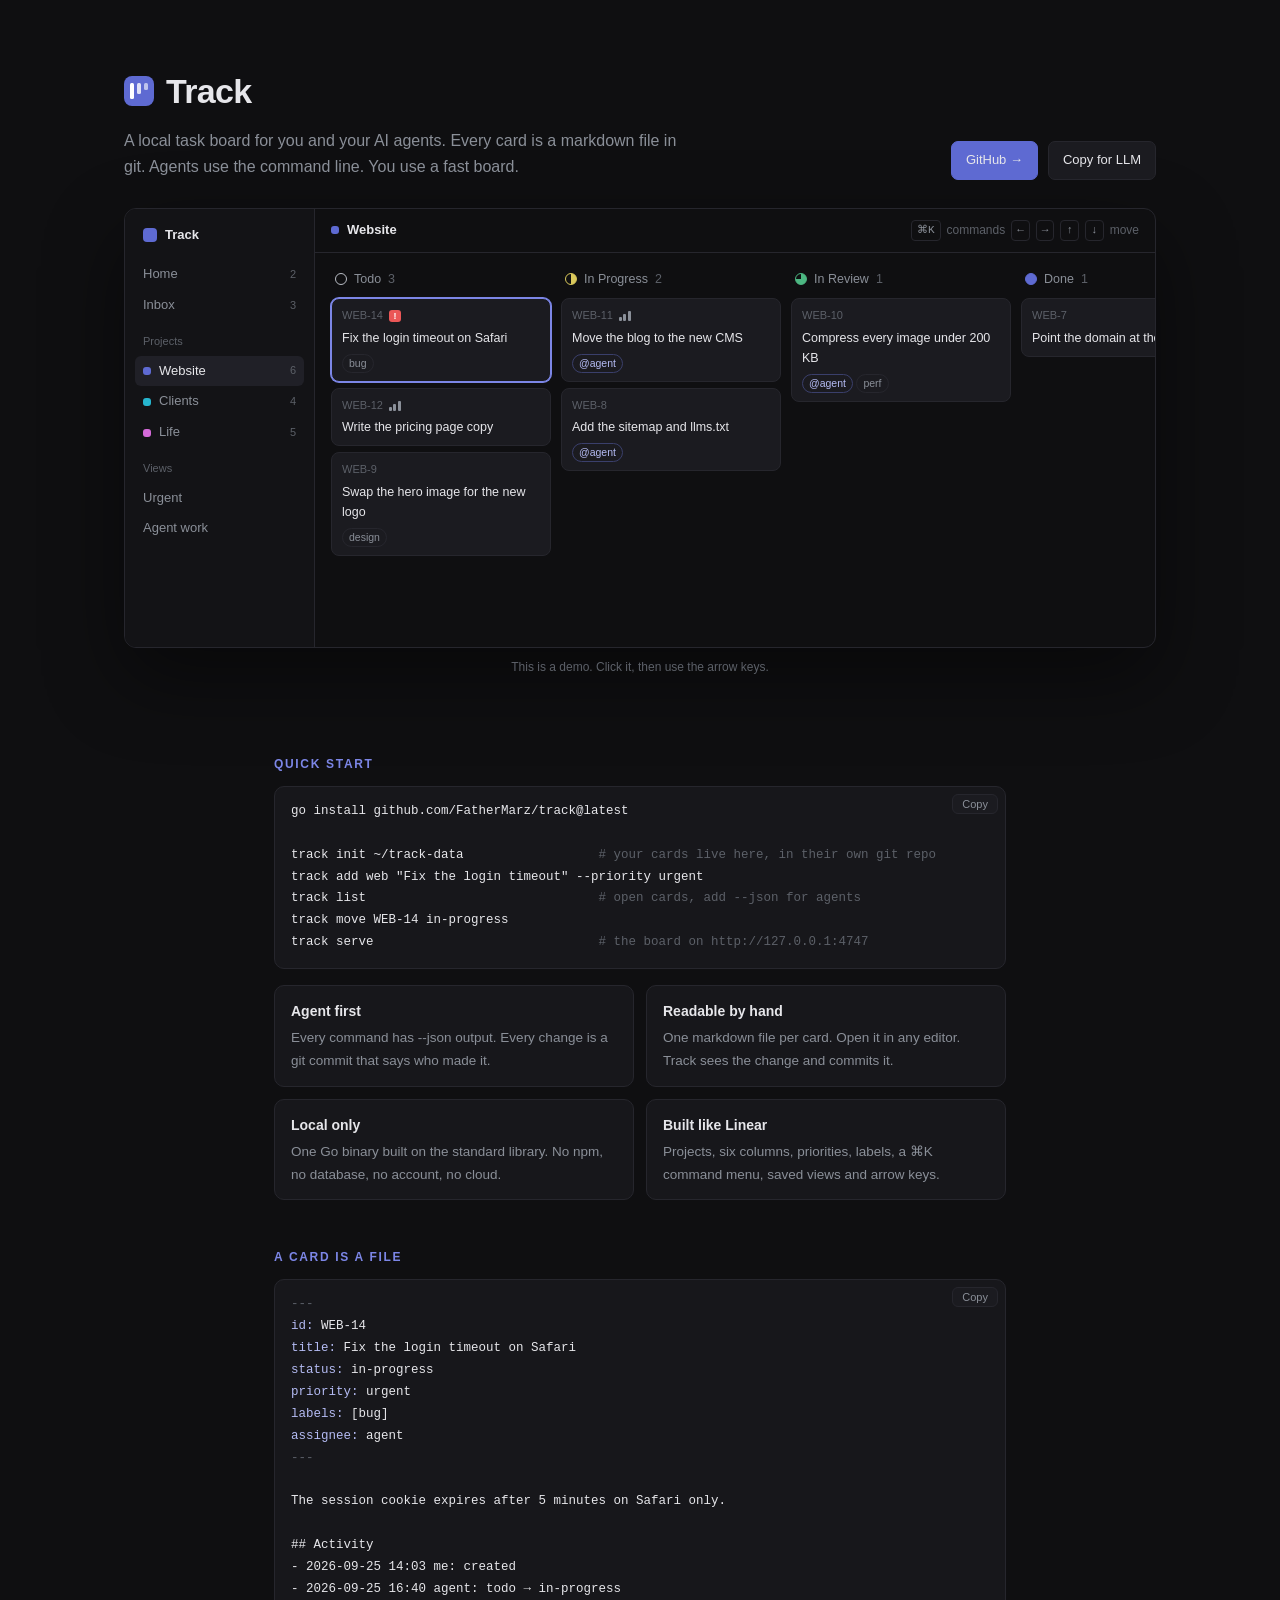
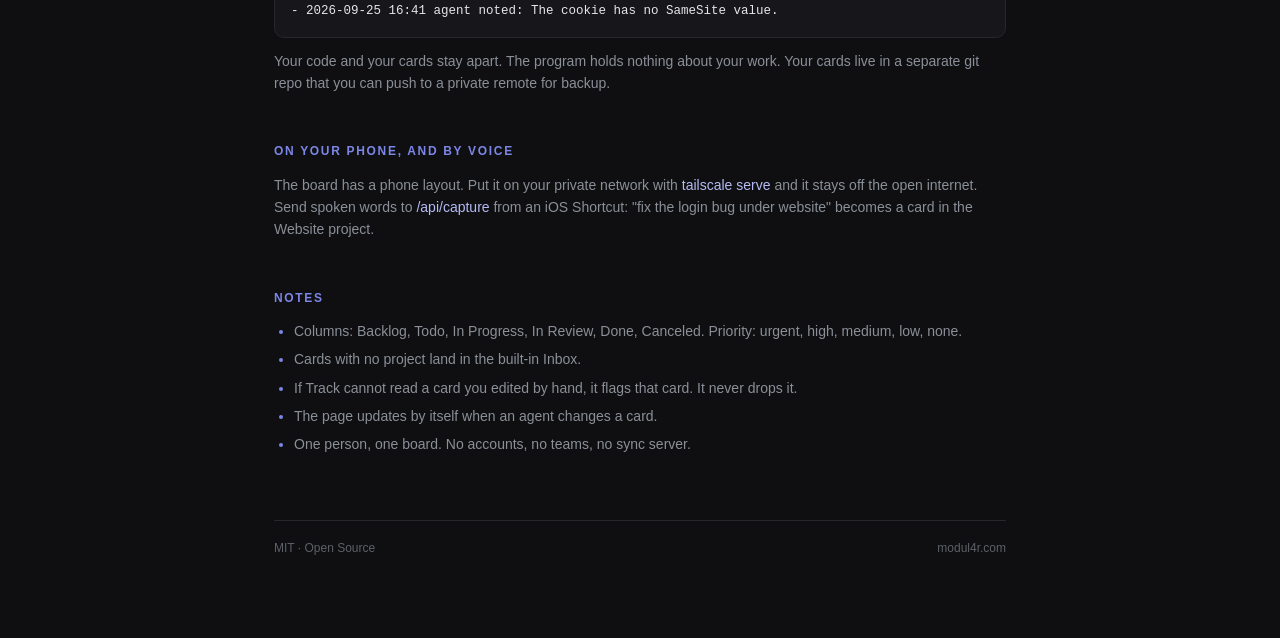
<file: site/index.html>
<!doctype html>
<html lang="en">
<head>
<meta charset="utf-8">
<meta name="viewport" content="width=device-width, initial-scale=1">
<meta name="theme-color" content="#0f0f11">
<title>Track | Home</title>
<meta name="description" content="A local task board for one person and their AI agents. Cards are markdown files in git. One Go binary, no dependencies, MIT.">
<link rel="canonical" href="https://track.modul4r.com/">
<meta property="og:type" content="website">
<meta property="og:site_name" content="Track">
<meta property="og:title" content="Track: a local task board for you and your agents">
<meta property="og:description" content="Cards are markdown files in git. One Go binary, no dependencies, MIT.">
<meta property="og:url" content="https://track.modul4r.com/">
<meta property="og:image" content="https://track.modul4r.com/og.png">
<meta property="og:image:width" content="1200">
<meta property="og:image:height" content="630">
<meta name="twitter:card" content="summary_large_image">
<meta name="twitter:title" content="Track: a local task board for you and your agents">
<meta name="twitter:description" content="Cards are markdown files in git. One Go binary, no dependencies, MIT.">
<meta name="twitter:image" content="https://track.modul4r.com/og.png">
<script type="application/ld+json">
{
  "@context": "https://schema.org",
  "@graph": [
    {
      "@type": "SoftwareApplication",
      "@id": "https://track.modul4r.com/#app",
      "name": "Track",
      "description": "A local task board for one person and their AI agents. Each card is a markdown file in a git repo. Agents use the track command with JSON output; people use a Linear-style web page with a command menu and arrow-key movement. One Go binary using only the standard library.",
      "url": "https://track.modul4r.com/",
      "applicationCategory": "DeveloperApplication",
      "operatingSystem": "macOS, Linux",
      "offers": { "@type": "Offer", "price": "0", "priceCurrency": "USD" },
      "license": "https://github.com/FatherMarz/track/blob/main/LICENSE",
      "downloadUrl": "https://github.com/FatherMarz/track",
      "author": { "@id": "https://track.modul4r.com/#author" }
    },
    { "@type": "Person", "@id": "https://track.modul4r.com/#author", "name": "Marcello Delcaro", "url": "https://modul4r.com" },
    { "@type": "WebSite", "@id": "https://track.modul4r.com/#site", "name": "Track", "url": "https://track.modul4r.com/", "about": { "@id": "https://track.modul4r.com/#app" } }
  ]
}
</script>
<link rel="icon" href="data:image/svg+xml,<svg xmlns='http://www.w3.org/2000/svg' viewBox='0 0 64 64'><rect width='64' height='64' rx='14' fill='%235e6ad2'/><rect x='14' y='16' width='10' height='32' rx='3' fill='%23fff'/><rect x='27' y='16' width='10' height='22' rx='3' fill='%23fff' opacity='.8'/><rect x='40' y='16' width='10' height='13' rx='3' fill='%23fff' opacity='.6'/></svg>">
<style>
  :root{
    --bg:#0f0f11; --side:#131316; --panel:#17171b; --card:#1b1b20; --card-hover:#202027;
    --line:#26262d; --text:#e6e6ea; --muted:#8a8f98; --faint:#5c6068;
    --accent:#5e6ad2; --focus:#7c86e6; --urgent:#eb5757; --medium:#d9c85b; --green:#4cb782;
  }
  *{box-sizing:border-box}
  html,body{margin:0;background:var(--bg);color:var(--text)}
  body{font:14px/1.6 Inter,-apple-system,BlinkMacSystemFont,"Segoe UI",sans-serif}
  a{color:var(--text);text-decoration:none;border-bottom:1px solid var(--line)}
  a:hover{border-bottom-color:var(--focus)}
  code,pre,kbd{font-family:"SF Mono",ui-monospace,Menlo,monospace}
  kbd{font-size:11px;color:var(--muted);border:1px solid var(--line);border-radius:4px;padding:1px 5px}

  header.hero{max-width:1080px;margin:0 auto;padding:64px 24px 28px;display:flex;justify-content:space-between;align-items:flex-end;gap:24px;flex-wrap:wrap}
  .brand{display:flex;align-items:center;gap:12px;font-size:34px;font-weight:650;letter-spacing:-.02em;margin:0}
  .logo{width:30px;height:30px;border-radius:8px;background:var(--accent);display:inline-flex;gap:3px;align-items:flex-start;padding:7px 6px}
  .logo i{width:4px;border-radius:1.5px;background:#fff}
  .logo i:nth-child(1){height:16px}.logo i:nth-child(2){height:11px;opacity:.8}.logo i:nth-child(3){height:7px;opacity:.6}
  .tag{color:var(--muted);font-size:16px;margin:10px 0 0;max-width:560px}
  .btns{display:flex;gap:10px;flex-wrap:wrap}
  .btn{display:inline-block;padding:8px 14px;border:1px solid var(--line);border-radius:7px;background:var(--card);color:var(--text);font:inherit;font-size:13px;cursor:pointer}
  .btn:hover{background:var(--card-hover);border-color:var(--line)}
  .btn.primary{background:var(--accent);border-color:var(--accent)}
  .btn.primary:hover{background:#6b76db}
  .btn.done{border-color:var(--green);color:var(--green)}

  /* The demo board */
  .demo{max-width:1080px;margin:0 auto;padding:0 24px}
  .app{display:flex;height:440px;border:1px solid var(--line);border-radius:12px;overflow:hidden;background:var(--bg);box-shadow:0 30px 80px rgba(0,0,0,.45)}
  .side{width:190px;flex:none;background:var(--side);border-right:1px solid var(--line);padding:14px 10px;font-size:13px}
  .side .b{display:flex;align-items:center;gap:8px;font-weight:600;padding:2px 8px 14px}
  .side .b span{width:14px;height:14px;border-radius:4px;background:var(--accent)}
  .ni{display:flex;align-items:center;gap:8px;padding:5px 8px;border-radius:6px;color:var(--muted)}
  .ni.on{background:var(--card-hover);color:var(--text)}
  .ni .c{margin-left:auto;font-size:11px;color:var(--faint)}
  .nh{color:var(--faint);font-size:11px;padding:12px 8px 5px}
  .dot{width:8px;height:8px;border-radius:3px;flex:none}
  .main{flex:1;min-width:0;display:flex;flex-direction:column}
  .top{display:flex;align-items:center;gap:8px;padding:11px 16px;border-bottom:1px solid var(--line);font-weight:600;font-size:13px}
  .top .k{margin-left:auto;font-weight:400;color:var(--faint);font-size:12px;display:flex;gap:6px;align-items:center}
  .board{display:flex;gap:10px;padding:14px 16px;overflow:hidden;flex:1}
  .col{width:220px;flex:none}
  .ch{display:flex;align-items:center;gap:7px;color:var(--muted);font-size:12.5px;font-weight:500;padding:2px 4px 9px}
  .ch .n{color:var(--faint)}
  .cards{display:flex;flex-direction:column;gap:6px}
  .card{background:var(--card);border:1px solid var(--line);border-radius:8px;padding:8px 10px;font-size:12.5px;transition:border-color .12s,box-shadow .12s}
  .card.focus{border-color:var(--focus);box-shadow:0 0 0 1px var(--focus)}
  .ct{display:flex;align-items:center;gap:6px;color:var(--faint);font-size:11px;margin-bottom:3px}
  .chip{font-size:10.5px;color:var(--muted);border:1px solid var(--line);border-radius:10px;padding:0 6px;display:inline-block;margin-top:6px}
  .chip.agent{color:#b4bbf3;border-color:#3a3f6b}
  .st{width:12px;height:12px;border-radius:50%;border:1.5px solid var(--faint);display:inline-block;flex:none}
  .st.todo{border-color:#b8bcc4}
  .st.prog{border-color:var(--medium);background:conic-gradient(var(--medium) 0 50%,transparent 50% 100%)}
  .st.rev{border-color:var(--green);background:conic-gradient(var(--green) 0 75%,transparent 75% 100%)}
  .st.done{border-color:var(--accent);background:var(--accent)}
  .pri{display:inline-flex;gap:1.5px;align-items:flex-end;height:10px}
  .pri i{width:3px;background:var(--muted);border-radius:1px}
  .pri i:nth-child(1){height:4px}.pri i:nth-child(2){height:7px}.pri i:nth-child(3){height:10px}
  .urg{background:var(--urgent);color:#fff;font-size:9px;font-weight:700;border-radius:3px;width:12px;height:12px;display:inline-flex;align-items:center;justify-content:center}
  .hint{max-width:1080px;margin:10px auto 0;padding:0 24px;color:var(--faint);font-size:12px;text-align:center}

  main{max-width:780px;margin:0 auto;padding:30px 24px 80px}
  h2{font-size:12px;text-transform:uppercase;letter-spacing:.14em;color:var(--focus);margin:48px 0 12px;font-weight:600}
  p{margin:10px 0}
  p.small,li{color:var(--muted);font-size:14px}
  .grid{display:grid;grid-template-columns:1fr 1fr;gap:12px;margin-top:16px}
  .cell{background:var(--panel);border:1px solid var(--line);border-radius:10px;padding:14px 16px}
  .cell b{display:block;font-size:14px;margin-bottom:4px;font-weight:600}
  .cell span{color:var(--muted);font-size:13.5px}
  .codewrap{position:relative;margin:12px 0}
  pre{background:var(--panel);border:1px solid var(--line);border-radius:10px;padding:14px 16px;margin:0;font-size:12.5px;line-height:1.75;white-space:pre-wrap;word-break:break-word;color:var(--text)}
  pre .c{color:var(--faint)}
  pre .a{color:#b4bbf3}
  .copy{position:absolute;top:8px;right:8px;background:var(--card);border:1px solid var(--line);border-radius:6px;color:var(--muted);font:11px Inter,sans-serif;padding:3px 9px;cursor:pointer}
  .copy:hover{color:var(--text)}
  .copy.done{color:var(--green);border-color:var(--green)}
  ul{padding-left:20px;margin:10px 0}
  li{margin:6px 0}
  li::marker{color:var(--focus)}
  .a{color:#b4bbf3}
  footer{margin-top:64px;padding-top:18px;border-top:1px solid var(--line);display:flex;justify-content:space-between;gap:12px;flex-wrap:wrap;font-size:12px;color:var(--faint)}
  footer a{color:var(--faint);border:0}
  footer a:hover{color:var(--text)}

  @media (max-width:760px){
    header.hero{padding-top:40px}
    .side{display:none}
    .app{height:400px}
    .board{overflow-x:auto}
    .col{width:78vw}
    .grid{grid-template-columns:1fr}
  }
</style>
</head>
<body>
<header class="hero">
  <div>
    <h1 class="brand"><span class="logo"><i></i><i></i><i></i></span>Track</h1>
    <p class="tag">A local task board for you and your AI agents. Every card is a markdown file in git. Agents use the command line. You use a fast board.</p>
  </div>
  <div class="btns">
    <a class="btn primary" href="https://github.com/FatherMarz/track">GitHub →</a>
    <button class="btn" id="llmcopy" type="button">Copy for LLM</button>
  </div>
</header>

<section class="demo" aria-label="Track board demo">
  <div class="app">
    <aside class="side">
      <div class="b"><span></span>Track</div>
      <div class="ni">Home<span class="c">2</span></div>
      <div class="ni">Inbox<span class="c">3</span></div>
      <div class="nh">Projects</div>
      <div class="ni on"><span class="dot" style="background:#5e6ad2"></span>Website<span class="c">6</span></div>
      <div class="ni"><span class="dot" style="background:#26b5ce"></span>Clients<span class="c">4</span></div>
      <div class="ni"><span class="dot" style="background:#d56ad9"></span>Life<span class="c">5</span></div>
      <div class="nh">Views</div>
      <div class="ni">Urgent</div>
      <div class="ni">Agent work</div>
    </aside>
    <div class="main">
      <div class="top"><span class="dot" style="background:#5e6ad2"></span>Website<span class="k"><kbd>⌘K</kbd> commands <kbd>←</kbd><kbd>→</kbd><kbd>↑</kbd><kbd>↓</kbd> move</span></div>
      <div class="board" id="board">
        <div class="col"><div class="ch"><span class="st todo"></span>Todo <span class="n">3</span></div><div class="cards">
          <div class="card"><div class="ct">WEB-14 <span class="urg">!</span></div>Fix the login timeout on Safari<br><span class="chip">bug</span></div>
          <div class="card"><div class="ct">WEB-12 <span class="pri"><i></i><i></i><i></i></span></div>Write the pricing page copy</div>
          <div class="card"><div class="ct">WEB-9</div>Swap the hero image for the new logo<br><span class="chip">design</span></div>
        </div></div>
        <div class="col"><div class="ch"><span class="st prog"></span>In Progress <span class="n">2</span></div><div class="cards">
          <div class="card"><div class="ct">WEB-11 <span class="pri"><i></i><i></i><i></i></span></div>Move the blog to the new CMS<br><span class="chip agent">@agent</span></div>
          <div class="card"><div class="ct">WEB-8</div>Add the sitemap and llms.txt<br><span class="chip agent">@agent</span></div>
        </div></div>
        <div class="col"><div class="ch"><span class="st rev"></span>In Review <span class="n">1</span></div><div class="cards">
          <div class="card"><div class="ct">WEB-10</div>Compress every image under 200 KB<br><span class="chip agent">@agent</span> <span class="chip">perf</span></div>
        </div></div>
        <div class="col"><div class="ch"><span class="st done"></span>Done <span class="n">1</span></div><div class="cards">
          <div class="card"><div class="ct">WEB-7</div>Point the domain at the new host</div>
        </div></div>
      </div>
    </div>
  </div>
</section>
<p class="hint">This is a demo. Click it, then use the arrow keys.</p>

<main>
  <h2>Quick start</h2>
  <div class="codewrap"><pre><code>go install github.com/FatherMarz/track@latest

track init ~/track-data                  <span class="c"># your cards live here, in their own git repo</span>
track add web "Fix the login timeout" --priority urgent
track list                               <span class="c"># open cards, add --json for agents</span>
track move WEB-14 in-progress
track serve                              <span class="c"># the board on http://127.0.0.1:4747</span></code></pre></div>

  <div class="grid">
    <div class="cell"><b>Agent first</b><span>Every command has <span class="a">--json</span> output. Every change is a git commit that says who made it.</span></div>
    <div class="cell"><b>Readable by hand</b><span>One markdown file per card. Open it in any editor. Track sees the change and commits it.</span></div>
    <div class="cell"><b>Local only</b><span>One Go binary built on the standard library. No npm, no database, no account, no cloud.</span></div>
    <div class="cell"><b>Built like Linear</b><span>Projects, six columns, priorities, labels, a ⌘K command menu, saved views and arrow keys.</span></div>
  </div>

  <h2>A card is a file</h2>
  <div class="codewrap"><pre><code><span class="c">---</span>
<span class="a">id:</span> WEB-14
<span class="a">title:</span> Fix the login timeout on Safari
<span class="a">status:</span> in-progress
<span class="a">priority:</span> urgent
<span class="a">labels:</span> [bug]
<span class="a">assignee:</span> agent
<span class="c">---</span>

The session cookie expires after 5 minutes on Safari only.

## Activity
- 2026-09-25 14:03 me: created
- 2026-09-25 16:40 agent: todo → in-progress
- 2026-09-25 16:41 agent noted: The cookie has no SameSite value.</code></pre></div>
  <p class="small">Your code and your cards stay apart. The program holds nothing about your work. Your cards live in a separate git repo that you can push to a private remote for backup.</p>

  <h2>On your phone, and by voice</h2>
  <p class="small">The board has a phone layout. Put it on your private network with <span class="a">tailscale serve</span> and it stays off the open internet. Send spoken words to <span class="a">/api/capture</span> from an iOS Shortcut: "fix the login bug under website" becomes a card in the Website project.</p>

  <h2>Notes</h2>
  <ul>
    <li>Columns: Backlog, Todo, In Progress, In Review, Done, Canceled. Priority: urgent, high, medium, low, none.</li>
    <li>Cards with no project land in the built-in Inbox.</li>
    <li>If Track cannot read a card you edited by hand, it flags that card. It never drops it.</li>
    <li>The page updates by itself when an agent changes a card.</li>
    <li>One person, one board. No accounts, no teams, no sync server.</li>
  </ul>

  <footer>
    <span>MIT · Open Source</span>
    <a href="https://modul4r.com/work">modul4r.com</a>
  </footer>
</main>

<script>
  const LLM_TEXT = `Set up Track, a local task board for one person and their AI agents (https://github.com/FatherMarz/track), on this machine.

1. Install it: go install github.com/FatherMarz/track@latest
   If Go is not installed, clone https://github.com/FatherMarz/track and build with: go build -o track .
2. Make the data repo: track init ~/track-data
   This makes a git repo for the cards and remembers its path in ~/.config/track/config.yml.
3. Ask your user which projects they want. Write them into ~/track-data/projects.yml:
   projects:
     - key: web
       name: Website
       prefix: WEB
       color: "#5e6ad2"
       aliases: [website, site]
4. Start the board: track serve (http://127.0.0.1:4747). Keep it running, for example with launchd or systemd.
5. Always change cards with the track command, never by editing the card files:
   track add <project> "<title>" --priority high --as agent
   track list --json
   track move <ID> in-progress --as agent
   track note <ID> "<text>" --as agent
   Statuses: backlog, todo, in-progress, in-review, done, canceled.
6. Before you add a card, run track list --filter "<key words>" and do not add a duplicate.
7. Optional backup: add a private git remote to ~/track-data and run track sync.

Full README: https://github.com/FatherMarz/track`;

  function flash(btn, label){
    const old = btn.textContent;
    btn.textContent = label; btn.classList.add("done");
    setTimeout(() => { btn.textContent = old; btn.classList.remove("done"); }, 1600);
  }
  document.getElementById("llmcopy").addEventListener("click", async (e) => {
    await navigator.clipboard.writeText(LLM_TEXT);
    flash(e.target, "Copied");
  });
  document.querySelectorAll(".codewrap").forEach((wrap) => {
    const btn = document.createElement("button");
    btn.className = "copy"; btn.type = "button"; btn.textContent = "Copy";
    btn.addEventListener("click", async () => {
      await navigator.clipboard.writeText(wrap.querySelector("pre").innerText);
      flash(btn, "Copied");
    });
    wrap.appendChild(btn);
  });

  // The demo board answers the arrow keys once it has been clicked.
  const cols = [...document.querySelectorAll("#board .col")].map((c) => [...c.querySelectorAll(".card")]);
  let f = { c: 0, r: 0 }, active = false;
  function paint(){
    document.querySelectorAll("#board .card").forEach((el) => el.classList.remove("focus"));
    cols[f.c][f.r].classList.add("focus");
  }
  paint();
  document.querySelector(".app").addEventListener("click", (e) => {
    active = true;
    const card = e.target.closest(".card");
    if (card) cols.forEach((col, c) => col.forEach((el, r) => { if (el === card) f = { c, r }; }));
    paint();
  });
  document.addEventListener("click", (e) => { if (!e.target.closest(".app")) active = false; });
  document.addEventListener("keydown", (e) => {
    if (!active) return;
    const m = { ArrowUp: [0, -1], ArrowDown: [0, 1], ArrowLeft: [-1, 0], ArrowRight: [1, 0] }[e.key];
    if (!m) return;
    e.preventDefault();
    const c = Math.max(0, Math.min(cols.length - 1, f.c + m[0]));
    f = { c, r: Math.max(0, Math.min(cols[c].length - 1, (m[0] ? Math.min(f.r, cols[c].length - 1) : f.r + m[1]))) };
    paint();
  });
</script>
</body>
</html>
</file>
